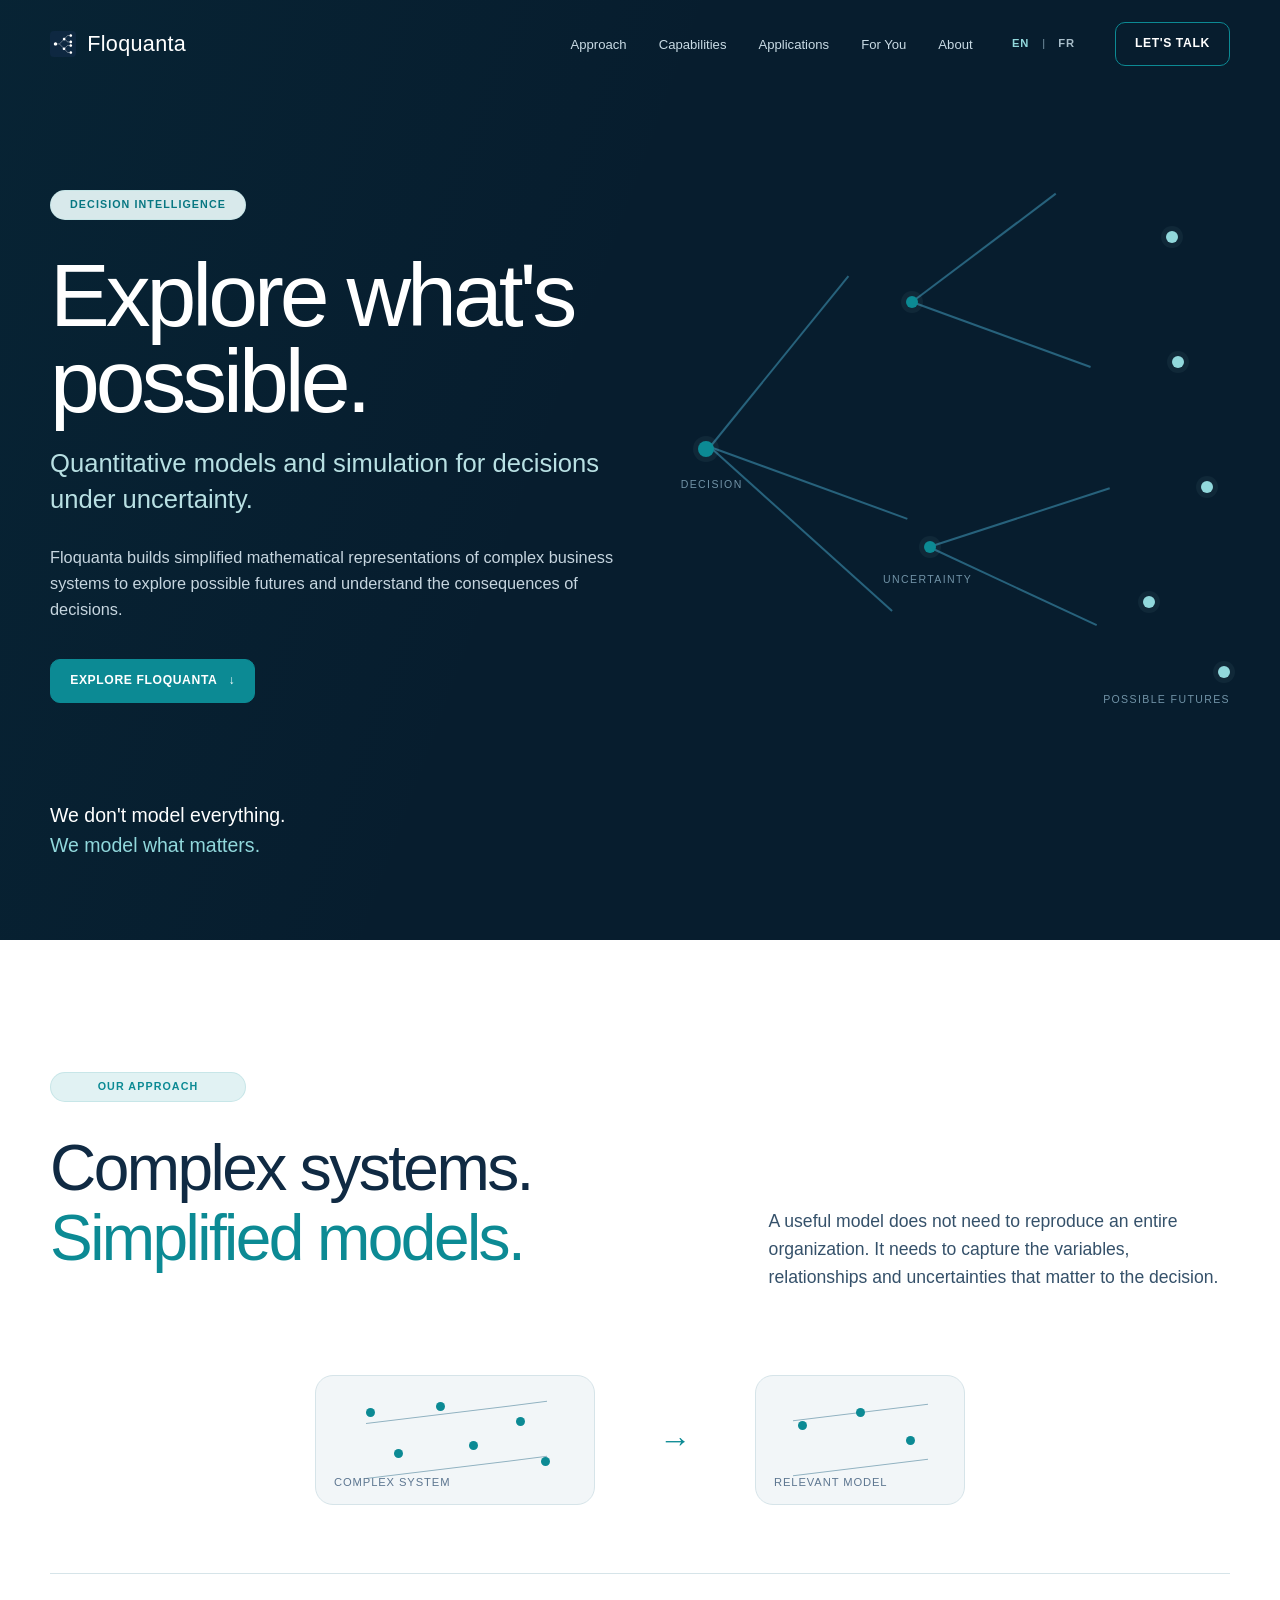
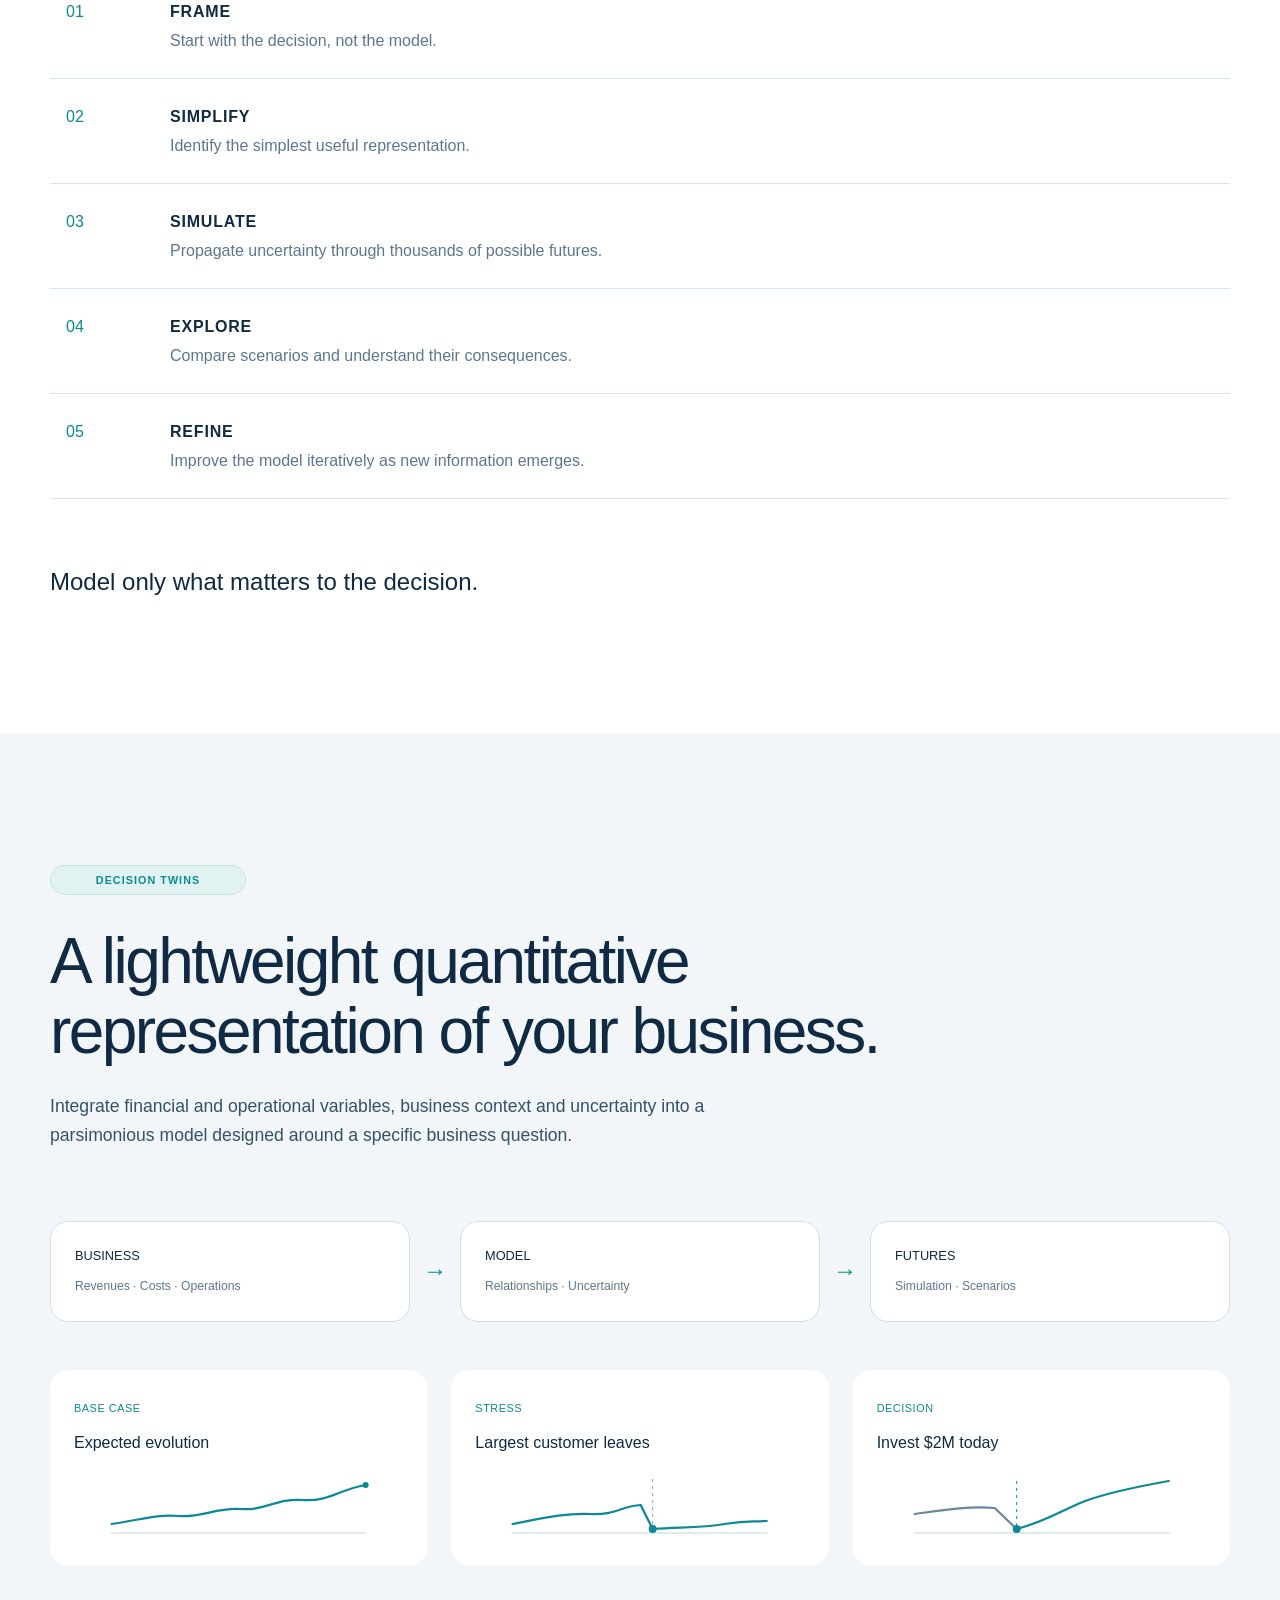
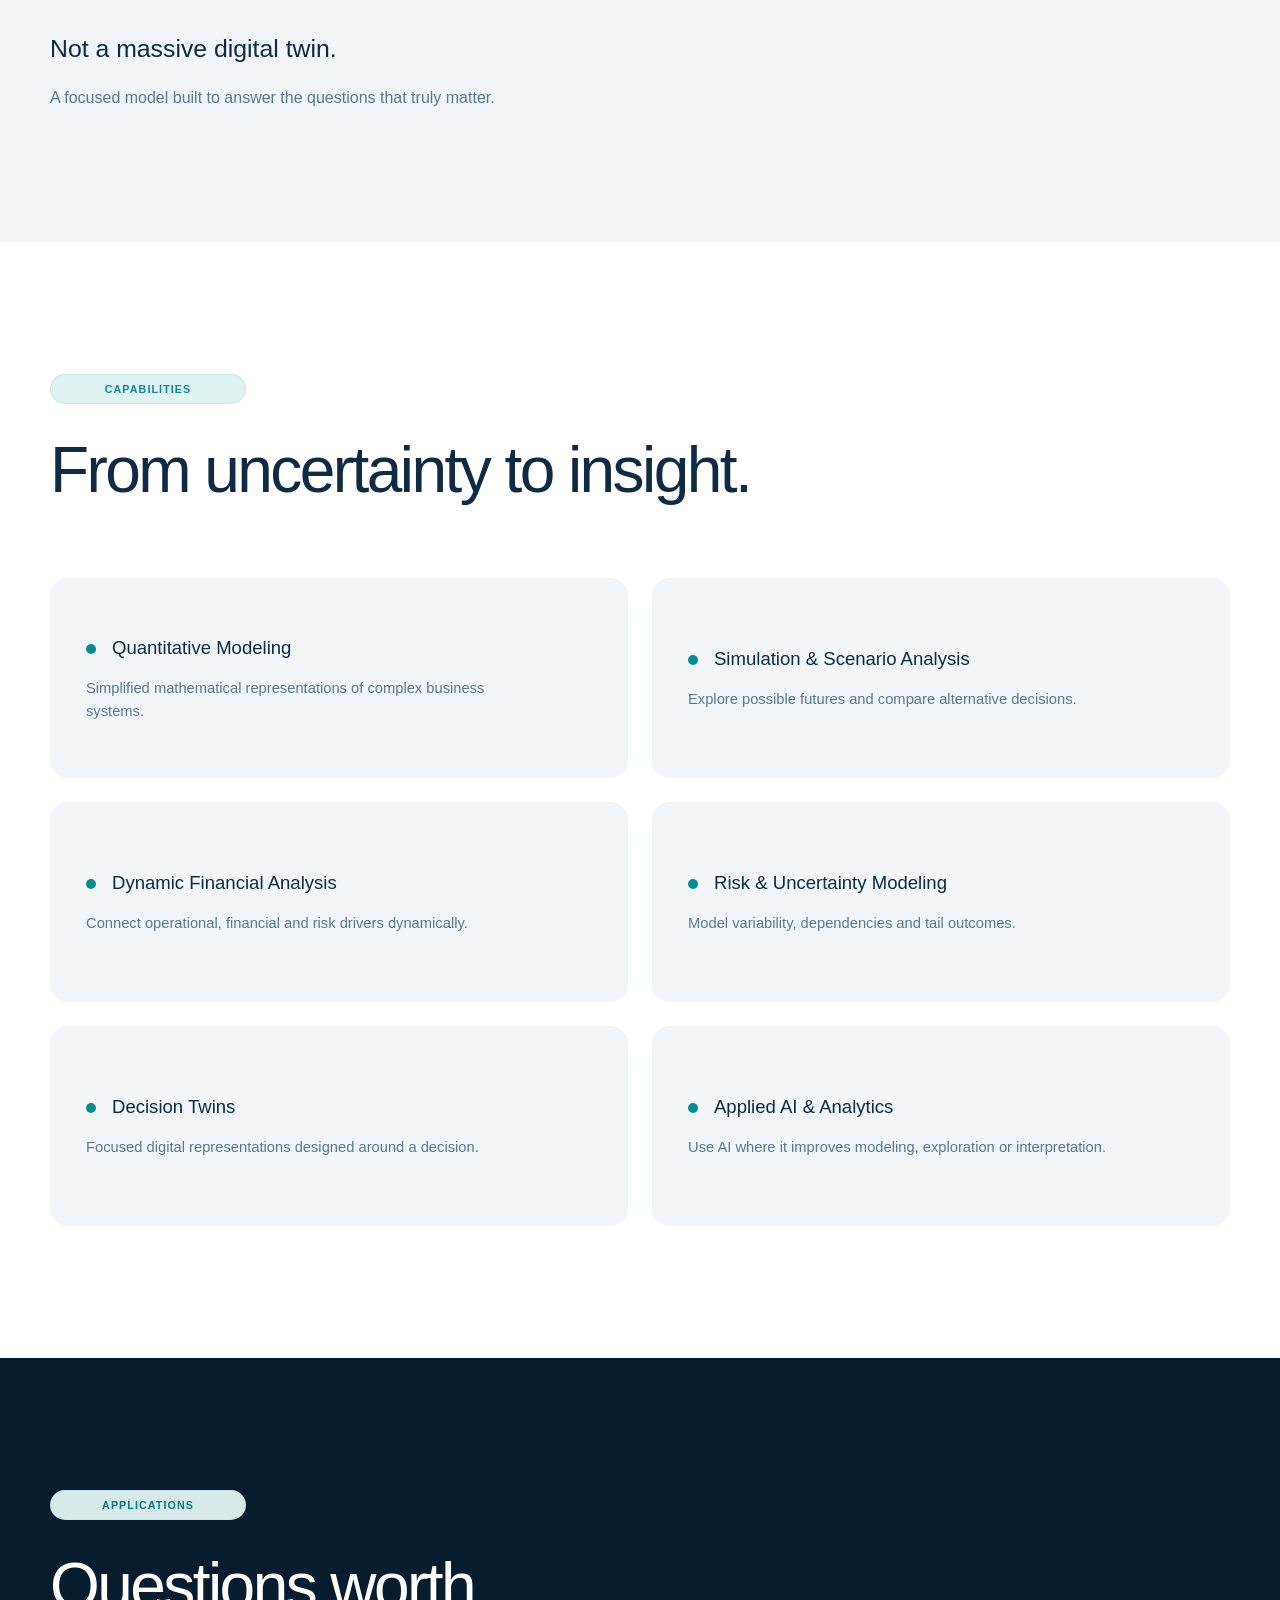
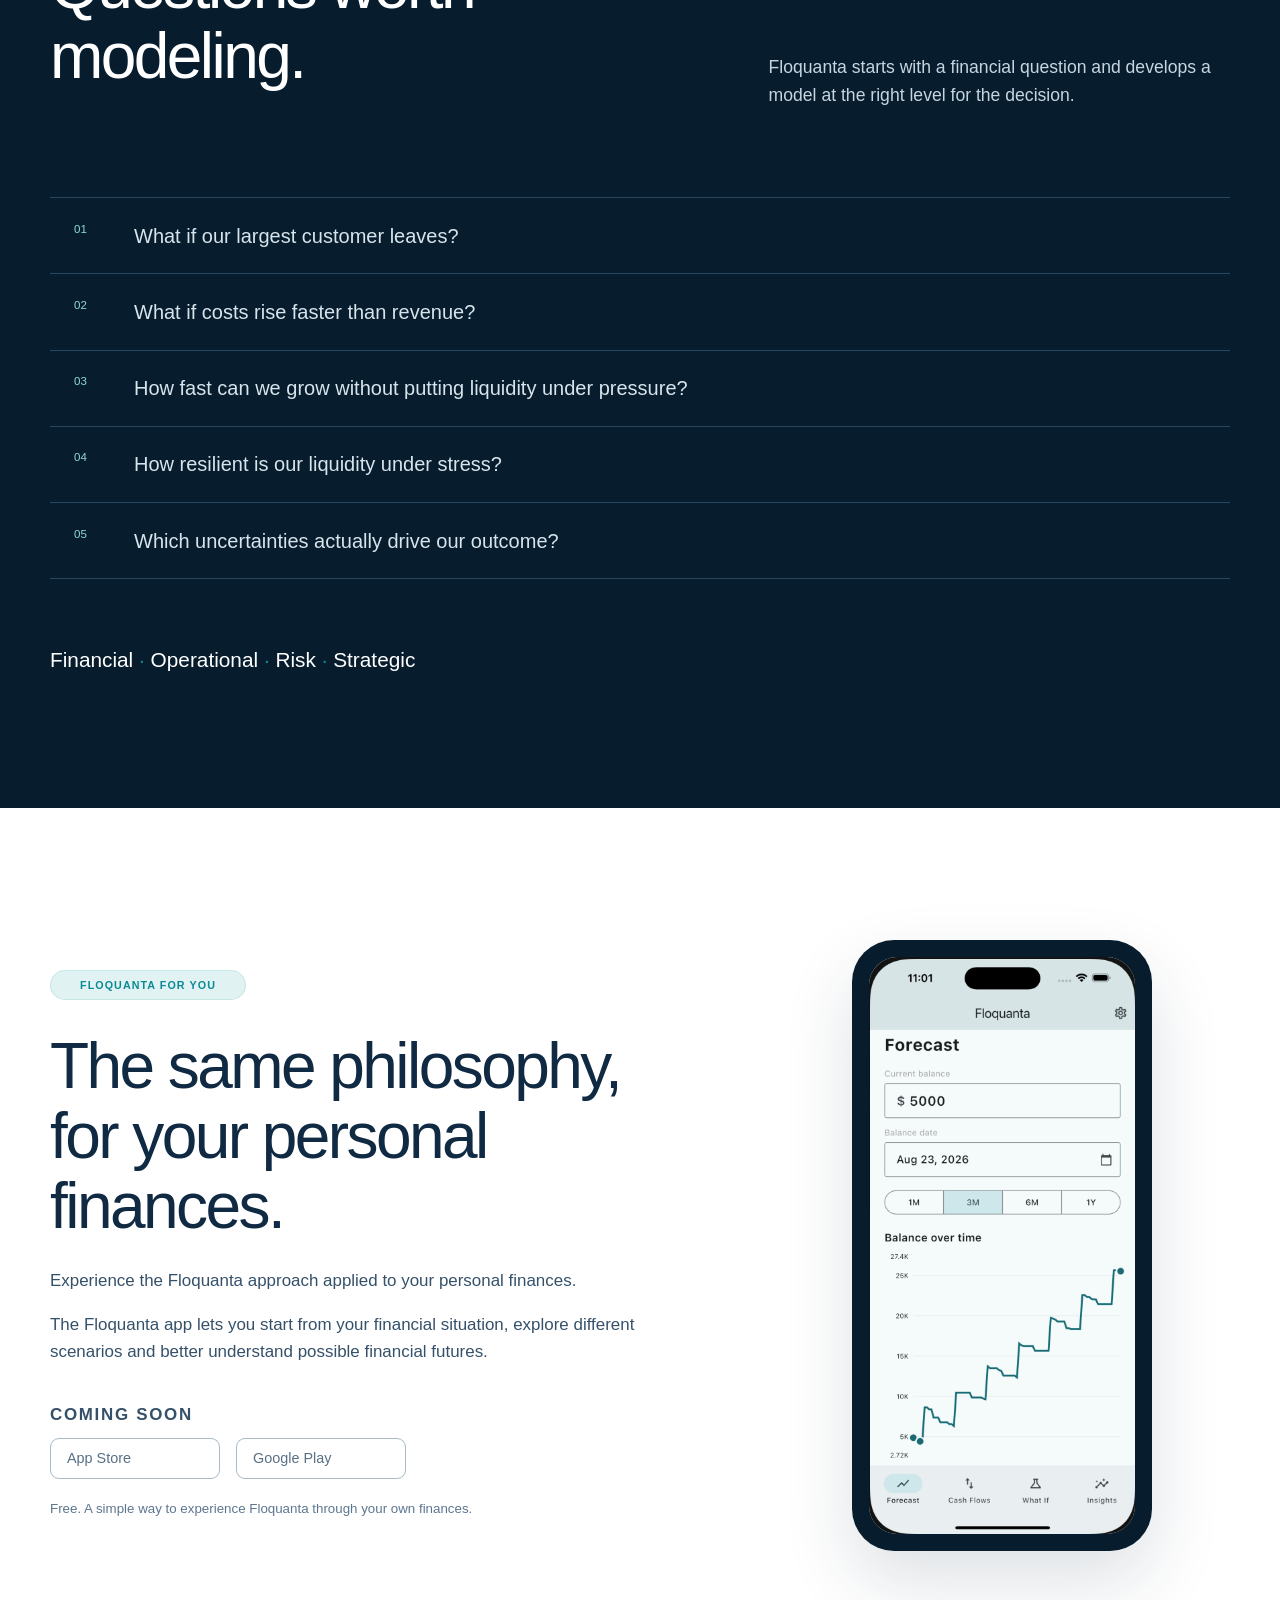
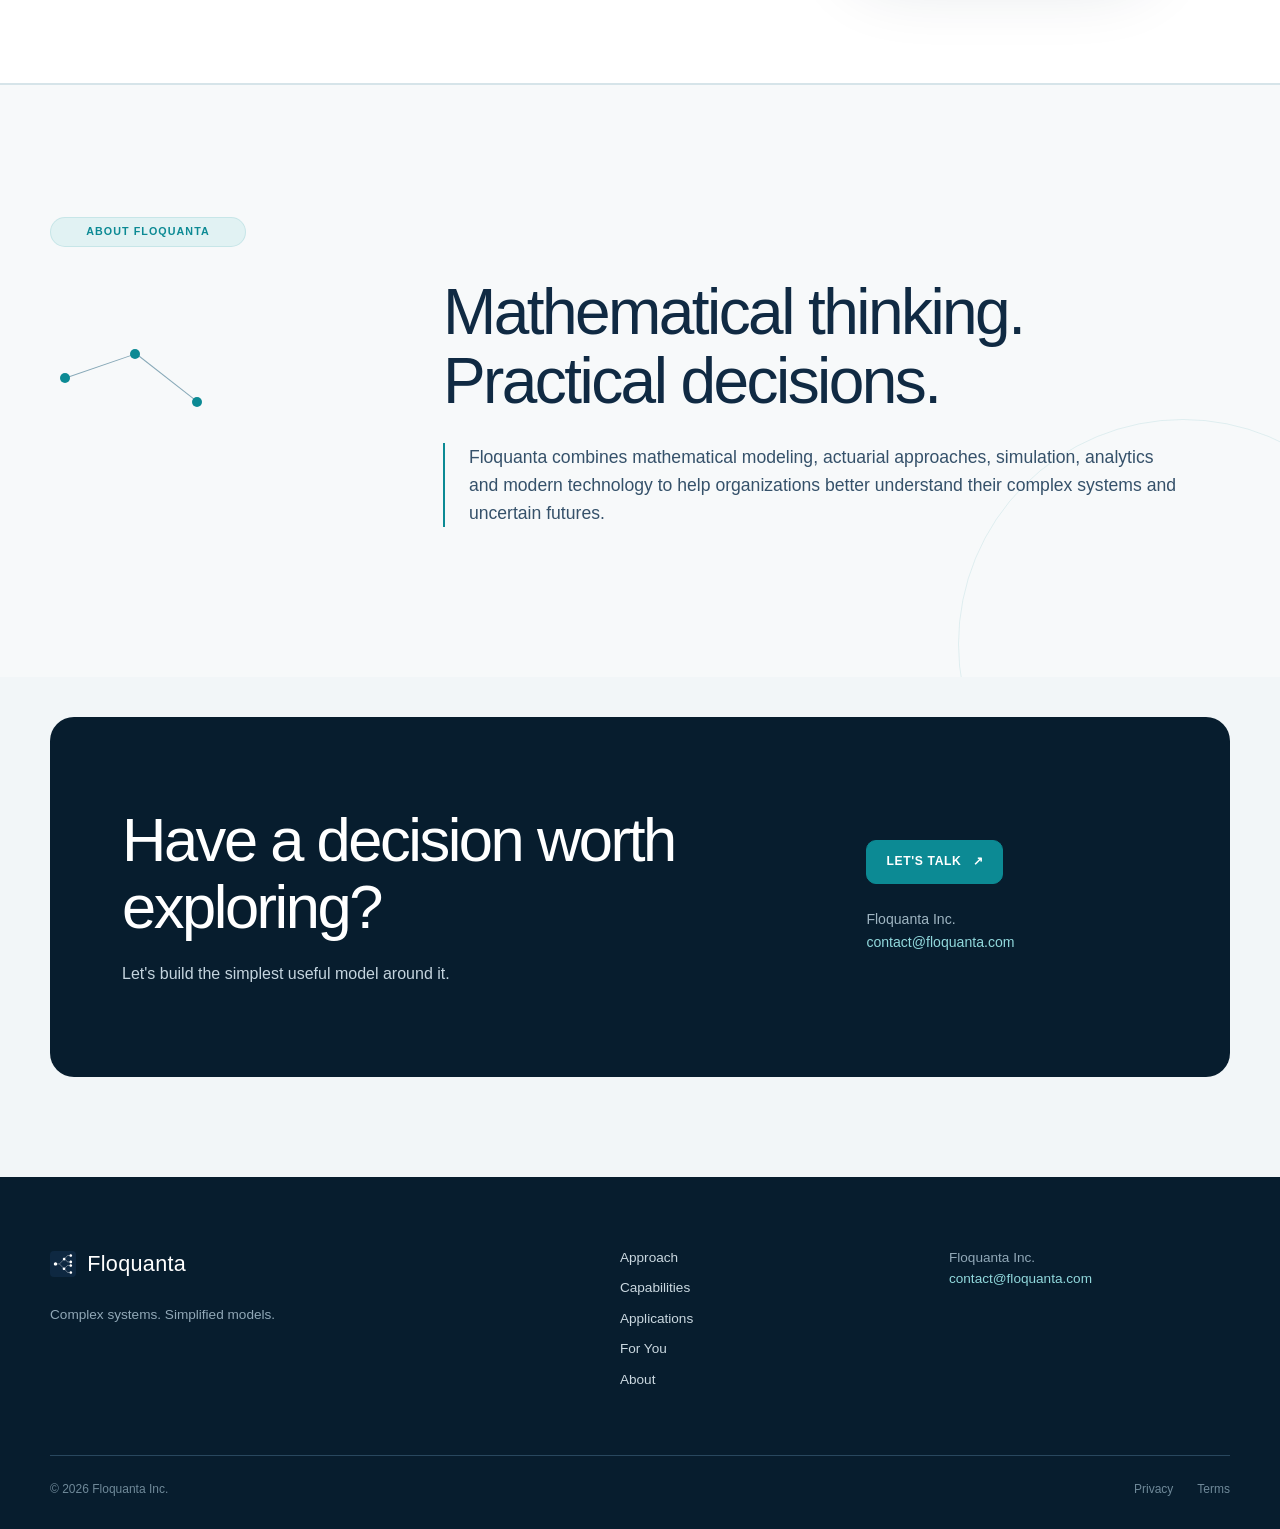
<file: index.html>
<!doctype html>
<html lang="en">
<head>
  <meta charset="utf-8">
  <meta name="viewport" content="width=device-width, initial-scale=1">
  <meta name="description" content="Floquanta builds simplified quantitative models and simulations for decisions under uncertainty.">
  <meta name="theme-color" content="#071d2e">
  <title>Floquanta — Explore what's possible</title>
  <link rel="icon" type="image/png" href="brand/floquanta_icon_1024.png">
  <link rel="stylesheet" href="css/styles.css?v=20260903">
  <link rel="stylesheet" href="css/brand.css">
  <link rel="stylesheet" href="css/refinements.css?v=20260903">
  <script src="js/i18n.js?v=20260904-2" defer></script>
  <script src="js/main.js" defer></script>
</head>
<body>
  <a class="skip-link" href="#main" data-i18n="a11y.skip">Skip to main content</a>
  <header class="site-header" data-header>
    <div class="nav-shell">
      <a class="wordmark" href="#top" data-i18n-aria-label="a11y.home" aria-label="Floquanta home"><img src="brand/floquanta_tree_001.svg" alt="" width="26" height="26">Floquanta</a>
      <button class="menu-button" type="button" aria-expanded="false" aria-controls="mobile-nav"><span data-i18n="nav.menu">Menu</span><i aria-hidden="true"></i></button>
      <nav id="site-nav" class="site-nav" aria-label="Primary navigation">
        <a href="#approach" data-i18n="nav.approach">Approach</a><a href="#capabilities" data-i18n="nav.capabilities">Capabilities</a><a href="#applications" data-i18n="nav.applications">Applications</a><a href="#personal" data-i18n="nav.forYou">For You</a><a href="#about" data-i18n="nav.about">About</a>
        <div class="language-switcher" role="group" aria-label="Language"><button type="button" data-lang="en" aria-pressed="true">EN</button><span aria-hidden="true">|</span><button type="button" data-lang="fr" aria-pressed="false">FR</button></div>
        <a class="button button-outline nav-cta" data-mailto data-i18n="nav.talk" href="mailto:contact@floquanta.com?subject=Floquanta%20%E2%80%94%20Decision%20worth%20exploring" aria-label="Email Floquanta about a decision worth exploring">Let's Talk</a>
      </nav>
    </div>
  </header>

  <nav id="mobile-nav" class="mobile-overlay" aria-label="Mobile navigation">
    <a href="#approach" data-i18n="nav.approach">Approach</a><a href="#capabilities" data-i18n="nav.capabilities">Capabilities</a><a href="#applications" data-i18n="nav.applications">Applications</a><a href="#personal" data-i18n="nav.forYou">For You</a><a href="#about" data-i18n="nav.about">About</a>
    <div class="language-switcher language-switcher--mobile" role="group" aria-label="Language"><button type="button" data-lang="en" aria-pressed="true">EN</button><span aria-hidden="true">|</span><button type="button" data-lang="fr" aria-pressed="false">FR</button></div>
    <a class="button button-outline nav-cta" data-mailto data-i18n="nav.talk" href="mailto:contact@floquanta.com?subject=Floquanta%20%E2%80%94%20Decision%20worth%20exploring" aria-label="Email Floquanta about a decision worth exploring">Let's Talk</a>
  </nav>

  <div class="page-shell" data-page-shell>
  <main id="main">
    <section class="hero dark" id="top">
      <div class="hero-grid container">
        <div class="hero-copy">
          <p class="eyebrow eyebrow-dark" data-i18n="hero.label">Decision intelligence</p>
          <h1 data-i18n-html="hero.title">Explore what's<br>possible.</h1>
          <p class="hero-subhead" data-i18n="hero.subhead">Quantitative models and simulation for decisions under uncertainty.</p>
          <p class="hero-intro" data-i18n="hero.intro">Floquanta builds simplified mathematical representations of complex business systems to explore possible futures and understand the consequences of decisions.</p>
          <a class="button button-fill" href="#approach"><span data-i18n="hero.cta">Explore Floquanta</span> <span aria-hidden="true">↓</span></a>
        </div>
        <div class="future-map" aria-hidden="true">
          <span class="map-label map-label-1" data-i18n="diagram.decision">Decision</span><span class="map-label map-label-2" data-i18n="diagram.uncertainty">Uncertainty</span><span class="map-label map-label-3" data-i18n="diagram.futures">Possible futures</span>
          <i class="path p1"></i><i class="path p2"></i><i class="path p3"></i><i class="path p4"></i><i class="path p5"></i><i class="path p6"></i><i class="path p7"></i>
          <b class="node n1"></b><b class="node n2"></b><b class="node n3"></b><b class="node n4"></b><b class="node n5"></b><b class="node n6"></b><b class="node n7"></b><b class="node n8"></b>
        </div>
        <p class="manifesto" data-i18n-html="hero.manifesto">We don't model everything.<br><strong>We model what matters.</strong></p>
      </div>
    </section>

    <section class="section approach" id="approach">
      <div class="container">
        <p class="eyebrow" data-i18n="approach.label">Our Approach</p>
        <div class="section-heading split-heading"><h2 data-i18n-html="approach.title">Complex systems.<br><em>Simplified models.</em></h2><p data-i18n="approach.copy">A useful model does not need to reproduce an entire organization. It needs to capture the variables, relationships and uncertainties that matter to the decision.</p></div>
        <div class="simplify-graphic" aria-hidden="true">
          <div class="system-cloud"><i></i><i></i><i></i><i></i><i></i><i></i><span data-i18n="approach.complexSystem">Complex system</span></div>
          <span class="graphic-arrow">→</span>
          <div class="system-model"><i></i><i></i><i></i><span data-i18n="approach.relevantModel">Relevant model</span></div>
        </div>
        <ol class="stages">
          <li><span>01</span><div><h3 data-i18n="approach.frame">Frame</h3><p data-i18n="approach.frameCopy">Start with the decision, not the model.</p></div></li>
          <li><span>02</span><div><h3 data-i18n="approach.simplify">Simplify</h3><p data-i18n="approach.simplifyCopy">Identify the simplest useful representation.</p></div></li>
          <li><span>03</span><div><h3 data-i18n="approach.simulate">Simulate</h3><p data-i18n="approach.simulateCopy">Propagate uncertainty through thousands of possible futures.</p></div></li>
          <li><span>04</span><div><h3 data-i18n="approach.explore">Explore</h3><p data-i18n="approach.exploreCopy">Compare scenarios and understand their consequences.</p></div></li>
          <li><span>05</span><div><h3 data-i18n="approach.refine">Refine</h3><p data-i18n="approach.refineCopy">Improve the model iteratively as new information emerges.</p></div></li>
        </ol>
        <p class="closing-line" data-i18n="approach.closing">Model only what matters to the decision.</p>
      </div>
    </section>

    <section class="section decision-twins" id="decision-twins">
      <div class="container">
        <p class="eyebrow" data-i18n="twins.label">Decision Twins</p>
        <div class="section-heading"><h2 data-i18n-html="twins.title">A lightweight quantitative<br>representation of your business.</h2><p data-i18n="twins.copy">Integrate financial and operational variables, business context and uncertainty into a parsimonious model designed around a specific business question.</p></div>
        <div class="flow" data-i18n-aria-label="a11y.flow" aria-label="A business is represented by a focused model, which produces simulated futures">
          <article><span data-i18n="twins.business">Business</span><strong data-i18n="twins.businessItems">Revenues · Costs · Operations</strong></article><i aria-hidden="true">→</i>
          <article><span data-i18n="twins.model">Model</span><strong data-i18n="twins.modelItems">Relationships · Uncertainty</strong></article><i aria-hidden="true">→</i>
          <article><span data-i18n="twins.futures">Futures</span><strong data-i18n="twins.futureItems">Simulation · Scenarios</strong></article>
        </div>
        <div class="scenario-grid">
          <article class="scenario"><small data-i18n="twins.base">Base case</small><h3 data-i18n="twins.baseCopy">Expected evolution</h3><svg class="scenario-chart" viewBox="0 0 260 70" aria-hidden="true"><path class="chart-guide" d="M2 62H258"/><path class="chart-line" d="M3 53 C32 49 47 43 70 45 S108 36 132 38 S168 27 194 29 S229 19 257 14"/><circle class="chart-end" cx="257" cy="14" r="3"/></svg></article>
          <article class="scenario"><small data-i18n="twins.stress">Stress</small><h3 data-i18n="twins.stressCopy">Largest customer leaves</h3><svg class="scenario-chart" viewBox="0 0 260 70" aria-hidden="true"><path class="chart-guide" d="M2 62H258"/><path class="chart-line" d="M3 53 C34 47 55 42 81 43 S112 35 131 34 L143 58 C172 56 192 57 215 53 S241 51 257 50"/><path class="event-line" d="M143 8V64"/><circle class="event-point" cx="143" cy="58" r="4"/></svg></article>
          <article class="scenario"><small data-i18n="twins.decision">Decision</small><h3 data-i18n="twins.decisionCopy">Invest $2M today</h3><svg class="scenario-chart" viewBox="0 0 260 70" aria-hidden="true"><path class="chart-guide" d="M2 62H258"/><path class="chart-line chart-before" d="M3 43 C32 39 57 35 83 37 L105 58"/><path class="chart-line chart-after" d="M105 58 C133 51 151 39 171 31 S218 17 257 10"/><path class="decision-line" d="M105 10V64"/><circle class="event-point" cx="105" cy="58" r="4"/></svg></article>
        </div>
        <aside class="twin-note"><strong data-i18n="twins.note">Not a massive digital twin.</strong><span data-i18n="twins.noteCopy">A focused model built to answer the question that matters now.</span></aside>
      </div>
    </section>

    <section class="section" id="capabilities">
      <div class="container">
        <p class="eyebrow" data-i18n="cap.label">Capabilities</p>
        <div class="section-heading"><h2 data-i18n="cap.title">From uncertainty to insight.</h2></div>
        <div class="capability-grid">
          <article><h3 data-i18n="cap.quant">Quantitative Modeling</h3><p data-i18n="cap.quantCopy">Simplified mathematical representations of complex business systems.</p></article>
          <article><h3 data-i18n="cap.sim">Simulation &amp; Scenario Analysis</h3><p data-i18n="cap.simCopy">Explore possible futures and compare alternative decisions.</p></article>
          <article><h3 data-i18n="cap.dfa">Dynamic Financial Analysis</h3><p data-i18n="cap.dfaCopy">Connect operational, financial and risk drivers dynamically.</p></article>
          <article><h3 data-i18n="cap.risk">Risk &amp; Uncertainty Modeling</h3><p data-i18n="cap.riskCopy">Model variability, dependencies and tail outcomes.</p></article>
          <article><h3 data-i18n="cap.twins">Decision Twins</h3><p data-i18n="cap.twinsCopy">Focused digital representations designed around a decision.</p></article>
          <article><h3 data-i18n="cap.ai">Applied AI &amp; Analytics</h3><p data-i18n="cap.aiCopy">Use AI where it improves modeling, exploration or interpretation.</p></article>
        </div>
      </div>
    </section>

    <section class="section dark applications" id="applications">
      <div class="container">
        <p class="eyebrow eyebrow-dark">Applications</p>
        <div class="section-heading split-heading"><h2 data-i18n="apps.title">Questions worth modeling.</h2><p data-i18n="apps.copy">Floquanta starts with a financial question and develops a model at the right level for the decision.</p></div>
        <div class="questions">
          <p><span>01</span><span class="question-copy" data-i18n="apps.q1">What if our largest customer leaves?</span></p><p><span>02</span><span class="question-copy" data-i18n="apps.q2">What if costs rise faster than revenue?</span></p><p><span>03</span><span class="question-copy" data-i18n="apps.q3">How fast can we grow without putting liquidity under pressure?</span></p><p><span>04</span><span class="question-copy" data-i18n="apps.q4">How resilient is our liquidity under stress?</span></p><p><span>05</span><span class="question-copy" data-i18n="apps.q5">Which uncertainties actually drive our outcome?</span></p>
        </div>
        <p class="application-types" data-i18n-html="apps.types">Financial <i>·</i> Operational <i>·</i> Risk <i>·</i> Strategic</p>
      </div>
    </section>

    <section class="section personal" id="personal">
      <div class="container personal-grid">
        <div class="personal-copy"><p class="eyebrow" data-i18n="personal.label">Floquanta For You</p><h2 data-i18n="personal.title">The same philosophy, for your personal finances.</h2><p data-i18n="personal.copy">Experience the Floquanta approach applied to your personal finances.</p><p data-i18n="personal.copy2">The Floquanta app lets you start from your financial situation, explore different scenarios and better understand possible financial futures.</p><p class="store-availability" data-i18n="personal.soon">Coming soon</p><div class="store-row" data-i18n-aria-label="a11y.stores" aria-label="App stores"><span class="store-button" aria-disabled="true">App Store</span><span class="store-button" aria-disabled="true">Google Play</span></div><small class="separate-note" data-i18n="personal.note">Free. A simple way to experience Floquanta through your own finances.</small></div>
        <div class="phone"><div class="phone-screen"><img class="personal-screenshot" src="brand/Floquanta_app_screenshot.png" data-i18n-alt="personal.imageAlt" alt="Floquanta app forecast screen showing a balance trajectory over time" width="511" height="1019"></div></div>
      </div>
    </section>

    <section class="section about" id="about">
      <div class="container about-grid"><div class="about-aside"><p class="eyebrow" data-i18n="about.label">About Floquanta</p><div class="about-motif" aria-hidden="true"><i></i><i></i><i></i><span></span><span></span></div></div><div><h2 data-i18n-html="about.title">Mathematical thinking.<br>Practical decisions.</h2><p data-i18n="about.copy">Floquanta combines mathematical modeling, actuarial thinking, simulation, analytics and modern technology to help organizations make sense of complex systems and uncertain futures.</p></div></div>
    </section>

    <section class="contact" id="contact">
      <div class="container contact-card contact-card--simple"><div><h2 data-i18n="contact.title">Have a decision worth exploring?</h2><p data-i18n="contact.copy">Let's build the simplest useful model around it.</p></div><div class="contact-action"><a class="button button-fill" data-mailto href="mailto:contact@floquanta.com?subject=Floquanta%20%E2%80%94%20Decision%20worth%20exploring" aria-label="Email Floquanta about a decision worth exploring"><span data-i18n="nav.talk">Let's Talk</span> <span aria-hidden="true">↗</span></a><address>Floquanta Inc.<br><a data-mailto href="mailto:contact@floquanta.com?subject=Floquanta%20%E2%80%94%20Decision%20worth%20exploring" aria-label="Email contact at Floquanta about a decision worth exploring">contact@floquanta.com</a></address></div></div>
    </section>
  </main>

  <footer class="site-footer dark"><div class="container footer-grid"><div><a class="wordmark" href="#top"><img src="brand/floquanta_tree_001.svg" alt="" width="26" height="26">Floquanta</a><p data-i18n="footer.tagline">Complex systems. Simplified models.</p></div><nav data-i18n-aria-label="a11y.footerNav" aria-label="Footer navigation"><a href="#approach" data-i18n="nav.approach">Approach</a><a href="#capabilities" data-i18n="nav.capabilities">Capabilities</a><a href="#applications" data-i18n="nav.applications">Applications</a><a href="#personal" data-i18n="nav.forYou">For You</a><a href="#about" data-i18n="nav.about">About</a></nav><div class="footer-contact">Floquanta Inc.<br><a data-mailto href="mailto:contact@floquanta.com?subject=Floquanta%20%E2%80%94%20Decision%20worth%20exploring" aria-label="Email contact at Floquanta about a decision worth exploring">contact@floquanta.com</a></div></div><div class="container footer-bottom"><span>© <span data-year></span> Floquanta Inc.</span><span><a href="legal/privacy.html" data-i18n="footer.privacy">Privacy</a><a href="legal/terms.html" data-i18n="footer.terms">Terms</a></span></div></footer>
  </div>
</body>
</html>
</file>
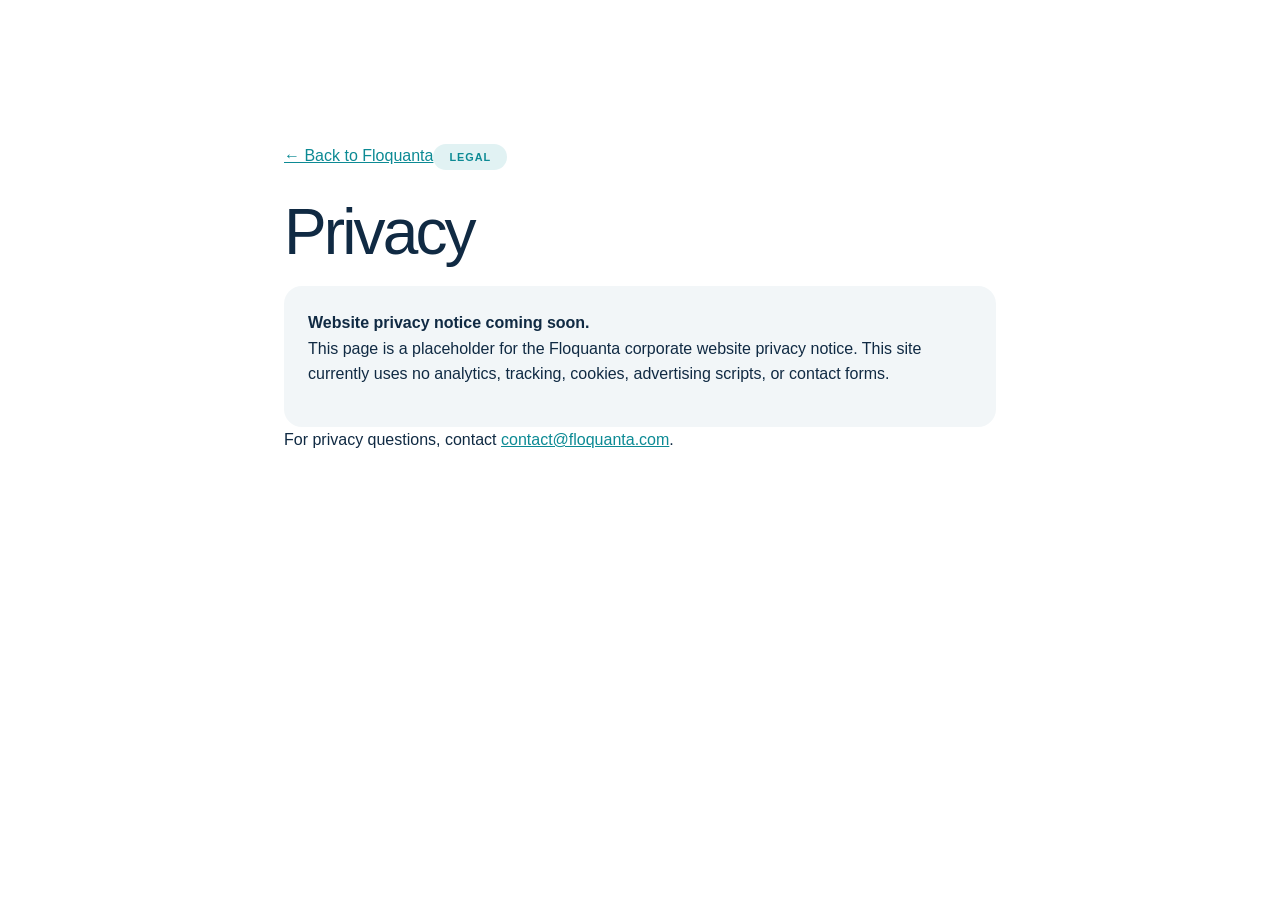
<file: legal/privacy.html>
<!doctype html><html lang="en"><head><meta charset="utf-8"><meta name="viewport" content="width=device-width, initial-scale=1"><title>Privacy — Floquanta</title><link rel="stylesheet" href="../css/styles.css"><style>.legal{max-width:760px;margin:auto;padding:80px 24px 120px}.legal h1{color:var(--navy);font-size:clamp(2.5rem,7vw,4rem)}.legal a{color:var(--teal);text-decoration:underline}.legal-note{padding:1.5rem;background:var(--surface);border-radius:var(--radius)}</style></head><body><main class="legal"><a href="../index.html">← Back to Floquanta</a><p class="eyebrow" style="margin-top:4rem">Legal</p><h1>Privacy</h1><div class="legal-note"><strong>Website privacy notice coming soon.</strong><p>This page is a placeholder for the Floquanta corporate website privacy notice. This site currently uses no analytics, tracking, cookies, advertising scripts, or contact forms.</p></div><p>For privacy questions, contact <a href="mailto:contact@floquanta.com">contact@floquanta.com</a>.</p></main></body></html>
</file>
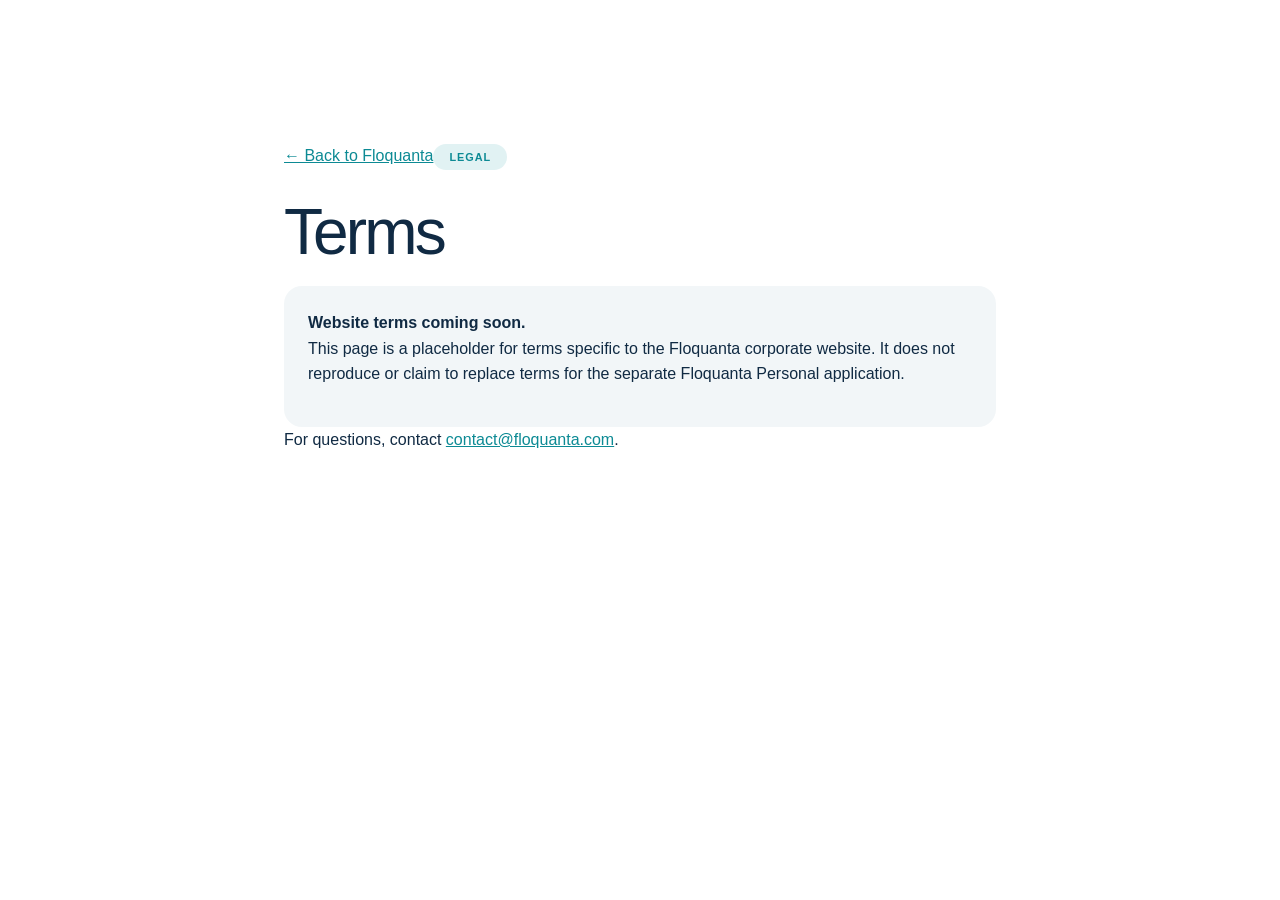
<file: legal/terms.html>
<!doctype html><html lang="en"><head><meta charset="utf-8"><meta name="viewport" content="width=device-width, initial-scale=1"><title>Terms — Floquanta</title><link rel="stylesheet" href="../css/styles.css"><style>.legal{max-width:760px;margin:auto;padding:80px 24px 120px}.legal h1{color:var(--navy);font-size:clamp(2.5rem,7vw,4rem)}.legal a{color:var(--teal);text-decoration:underline}.legal-note{padding:1.5rem;background:var(--surface);border-radius:var(--radius)}</style></head><body><main class="legal"><a href="../index.html">← Back to Floquanta</a><p class="eyebrow" style="margin-top:4rem">Legal</p><h1>Terms</h1><div class="legal-note"><strong>Website terms coming soon.</strong><p>This page is a placeholder for terms specific to the Floquanta corporate website. It does not reproduce or claim to replace terms for the separate Floquanta Personal application.</p></div><p>For questions, contact <a href="mailto:contact@floquanta.com">contact@floquanta.com</a>.</p></main></body></html>
</file>
<file: css/styles.css>
:root{--navy:#102a43;--deep:#071d2e;--teal:#0c8a94;--aqua:#91d8dc;--pale:#e1f2f3;--surface:#f2f6f8;--line:#d6e4e9;--muted:#5d7690;--white:#fff;--max:1180px;--radius:18px}*{box-sizing:border-box}html{scroll-behavior:smooth}body{margin:0;color:var(--navy);background:#fff;font-family:Inter,ui-sans-serif,-apple-system,BlinkMacSystemFont,"Segoe UI",sans-serif;font-size:16px;line-height:1.6;-webkit-font-smoothing:antialiased}body.menu-open{overflow:hidden}a{color:inherit;text-decoration:none}button{font:inherit}.skip-link{position:fixed;z-index:1000;left:1rem;top:1rem;transform:translateY(-180%);padding:.65rem 1rem;background:#fff;color:var(--deep);border-radius:6px}.skip-link:focus{transform:none}.container{width:min(calc(100% - 48px),var(--max));margin-inline:auto}.site-header{position:absolute;z-index:100;width:100%;color:#fff;transition:background .25s,border-color .25s}.site-header.is-sticky{position:fixed;background:rgba(7,29,46,.94);border-bottom:1px solid rgba(255,255,255,.1);backdrop-filter:blur(14px)}.nav-shell{width:min(calc(100% - 48px),var(--max));height:88px;margin:auto;display:flex;align-items:center;justify-content:space-between}.wordmark{display:inline-flex;align-items:center;gap:.7rem;font-size:1.35rem;letter-spacing:.015em;font-weight:540}.wordmark-mark{width:18px;height:18px;display:inline-block;border:2px solid var(--aqua);border-radius:50%;position:relative}.wordmark-mark:after{content:"";position:absolute;width:6px;height:6px;background:var(--teal);border-radius:50%;right:-4px;top:4px}.site-nav{display:flex;align-items:center;gap:2rem;font-size:.82rem}.site-nav>a:not(.button){color:#c9dbe5;transition:color .2s}.site-nav>a:hover{color:#fff}.button{min-height:44px;display:inline-flex;align-items:center;justify-content:center;gap:.7rem;padding:.65rem 1.2rem;border:1px solid var(--teal);border-radius:10px;text-transform:uppercase;font-size:.76rem;letter-spacing:.05em;font-weight:650;transition:transform .2s,background .2s,color .2s}.button:hover{transform:translateY(-2px)}.button:focus-visible,a:focus-visible,button:focus-visible{outline:3px solid var(--aqua);outline-offset:4px}.button-fill{background:var(--teal);color:#fff}.button-fill:hover{background:#0a7580}.button-outline{color:#fff}.menu-button{display:none;background:none;border:0;color:#fff}.dark{color:#fff;background:var(--deep)}.hero{min-height:940px;position:relative;overflow:hidden}.hero:after{content:"";position:absolute;inset:0;background:linear-gradient(110deg,rgba(12,138,148,.06),transparent 45%);pointer-events:none}.hero-grid{position:relative;z-index:1;min-height:940px;padding-top:190px;display:grid;grid-template-columns:1.02fr .98fr;grid-template-rows:auto 1fr}.hero-copy{max-width:670px}.eyebrow{display:inline-flex;margin:0 0 2rem;padding:.35rem 1rem;border-radius:99px;background:var(--pale);color:var(--teal);font-size:.68rem;line-height:1.4;text-transform:uppercase;letter-spacing:.09em;font-weight:700}.eyebrow-dark{background:rgba(225,242,243,.96)}h1,h2,h3,p{margin-top:0}h1{margin-bottom:1.4rem;color:#fff;font-size:clamp(3.8rem,7vw,6.8rem);font-weight:430;line-height:.96;letter-spacing:-.045em}.hero-subhead{max-width:570px;margin-bottom:1.6rem;color:#b8e0e3;font-size:clamp(1.25rem,2vw,1.6rem);line-height:1.4}.hero-intro{max-width:590px;margin-bottom:2.3rem;color:#c6d5df;font-size:1.02rem}.manifesto{align-self:end;margin:0 0 5rem;font-size:1.22rem;line-height:1.5}.manifesto strong{color:var(--aqua);font-weight:500}.future-map{position:relative;align-self:center;height:500px;margin-top:-10px}.node{position:absolute;width:12px;height:12px;border-radius:50%;background:var(--aqua);box-shadow:0 0 0 5px rgba(145,216,220,.06)}.node.n1{left:8%;top:50%;background:var(--teal);width:16px;height:16px}.node.n2{left:44%;top:21%;background:var(--teal)}.node.n3{left:47%;top:70%;background:var(--teal)}.node.n4{right:9%;top:8%}.node.n5{right:8%;top:33%}.node.n6{right:3%;top:58%}.node.n7{right:13%;top:81%}.node.n8{right:0;top:95%}.path{position:absolute;height:2px;background:#27627c;transform-origin:left center}.p1{width:220px;left:10%;top:51%;transform:rotate(-51deg)}.p2{width:210px;left:10%;top:51%;transform:rotate(20deg)}.p3{width:245px;left:10%;top:51%;transform:rotate(42deg)}.p4{width:180px;left:45%;top:22%;transform:rotate(-37deg)}.p5{width:190px;left:45%;top:22%;transform:rotate(20deg)}.p6{width:190px;left:48%;top:71%;transform:rotate(-18deg)}.p7{width:185px;left:48%;top:71%;transform:rotate(25deg)}.map-label{position:absolute;color:#7193a7;font-size:.66rem;text-transform:uppercase;letter-spacing:.13em}.map-label-1{left:5%;top:57%}.map-label-2{left:40%;top:76%}.map-label-3{right:0;top:100%}.section{padding:132px 0}.section-heading{margin-bottom:4.5rem}.section-heading h2,.personal h2,.about h2,.contact h2{margin-bottom:1.6rem;font-size:clamp(2.6rem,5vw,4.55rem);font-weight:430;line-height:1.09;letter-spacing:-.04em}.section-heading h2 em{color:var(--teal);font-style:normal}.section-heading>p{max-width:680px;color:#35516a;font-size:1.1rem}.split-heading{display:grid;grid-template-columns:1.15fr .85fr;gap:8%;align-items:end}.split-heading>p{margin-bottom:.5rem}.simplify-graphic{height:170px;margin:-1rem 0 3rem;display:flex;align-items:center;justify-content:center;gap:4rem}.system-cloud,.system-model{position:relative;width:280px;height:130px;border:1px solid var(--line);border-radius:var(--radius);background:var(--surface)}.system-cloud span,.system-model span{position:absolute;bottom:12px;left:18px;color:var(--muted);font-size:.7rem;text-transform:uppercase;letter-spacing:.08em}.system-cloud i,.system-model i{position:absolute;width:9px;height:9px;border-radius:50%;background:var(--teal)}.system-cloud i:nth-child(1){left:18%;top:25%}.system-cloud i:nth-child(2){left:43%;top:20%}.system-cloud i:nth-child(3){left:72%;top:32%}.system-cloud i:nth-child(4){left:28%;top:57%}.system-cloud i:nth-child(5){left:55%;top:51%}.system-cloud i:nth-child(6){left:81%;top:63%}.system-model{width:210px}.system-model i:nth-child(1){left:20%;top:35%}.system-model i:nth-child(2){left:48%;top:25%}.system-model i:nth-child(3){left:72%;top:47%}.system-cloud:before,.system-model:before{content:"";position:absolute;left:18%;top:28%;width:65%;height:42%;border-top:1px solid #91b2c1;border-bottom:1px solid #91b2c1;transform:skewY(-7deg)}.graphic-arrow{color:var(--teal);font-size:2rem}.stages{padding:0;margin:0;list-style:none;border-top:1px solid var(--line)}.stages li{display:grid;grid-template-columns:80px 1fr;gap:1.5rem;padding:1.55rem 1rem;border-bottom:1px solid var(--line);transition:background .2s}.stages li:hover{background:var(--surface)}.stages li>span{color:var(--teal);font-variant-numeric:tabular-nums}.stages h3{margin:0 0 .2rem;font-size:1rem;text-transform:uppercase;letter-spacing:.05em}.stages p{margin:0;color:var(--muted)}.closing-line{margin:4rem 0 0;font-size:1.5rem}.decision-twins{background:var(--surface)}.flow{display:grid;grid-template-columns:1fr 50px 1fr 50px 1fr;align-items:center;margin-bottom:3rem}.flow article{padding:1.5rem;border:1px solid #cfe0e7;background:#fff;border-radius:var(--radius)}.flow article span{display:block;margin-bottom:.35rem;text-transform:uppercase;font-size:.8rem}.flow article strong{color:var(--muted);font-size:.76rem;font-weight:500}.flow>i{color:var(--teal);font-style:normal;text-align:center;font-size:1.5rem}.scenario-grid{display:grid;grid-template-columns:repeat(3,1fr);gap:1.5rem}.scenario{padding:1.5rem;background:#fff;border-radius:var(--radius)}.scenario small{color:var(--teal);text-transform:uppercase;font-size:.68rem;letter-spacing:.05em}.scenario h3{margin:.6rem 0 1rem;font-size:1rem;font-weight:500}.mini-chart{height:48px;border-bottom:2px solid var(--line);position:relative;overflow:hidden}.mini-chart:after{content:"";position:absolute;inset:5px 4px;border-top:3px solid var(--teal);transform:skewY(-12deg)}.chart-b:after{transform:skewY(7deg)}.chart-c:after{transform:skewY(-17deg)}.twin-note{margin-top:4rem;display:flex;gap:1rem;flex-direction:column}.twin-note strong{font-size:1.55rem;font-weight:500}.twin-note span{color:var(--muted)}.capability-grid{display:grid;grid-template-columns:repeat(2,1fr);gap:1.5rem}.capability-grid article{min-height:210px;padding:2rem;background:var(--surface);border-radius:var(--radius);position:relative}.capability-grid article>span{position:absolute;right:1.5rem;top:1.3rem;color:#9bb1bf;font-size:.72rem}.capability-grid h3{font-size:1.16rem;font-weight:540}.capability-grid h3:before{content:"";display:inline-block;width:10px;height:10px;margin-right:1rem;background:var(--teal);border-radius:50%}.capability-grid p{max-width:450px;color:var(--muted);font-size:.92rem}.applications .section-heading p{color:#c6d5df}.questions{margin-top:5rem;border-top:1px solid #28475e}.questions p{margin:0;padding:1.35rem 1.5rem;display:grid;grid-template-columns:60px 1fr;border-bottom:1px solid #28475e;color:#d7e4eb;font-size:clamp(1rem,2vw,1.25rem)}.questions p span{color:var(--aqua);font-size:.72rem}.application-types{margin:4rem 0 0;font-size:1.3rem}.application-types i{color:var(--teal);font-style:normal}.personal-grid{display:grid;grid-template-columns:1.15fr .85fr;align-items:center;gap:9%}.personal-copy>p:not(.eyebrow){max-width:650px;color:#35516a;font-size:1.06rem}.store-row{display:flex;gap:1rem;margin:2.2rem 0 1rem}.store-button{min-width:170px;padding:.7rem 1rem;border:1px solid #a7bac5;border-radius:9px;color:#597085;font-size:.9rem;line-height:1.15}.store-button small{display:block;font-size:.62rem;text-transform:uppercase;letter-spacing:.04em}.separate-note{color:var(--muted)}.phone{justify-self:center;width:265px;padding:17px;background:var(--deep);border-radius:42px;box-shadow:0 30px 70px rgba(16,42,67,.14)}.phone-screen{min-height:480px;padding:2rem 1.25rem;background:#fff;border-radius:28px;position:relative;overflow:hidden}.phone-label{font-size:.74rem}.forecast-lines{height:180px;margin-top:2rem;border-bottom:1px solid var(--line);position:relative}.forecast-lines i{position:absolute;height:2px;background:var(--teal);transform-origin:left}.forecast-lines i:nth-child(1){width:65px;left:0;top:95px;transform:rotate(-14deg)}.forecast-lines i:nth-child(2){width:55px;left:62px;top:79px;transform:rotate(36deg)}.forecast-lines i:nth-child(3){width:70px;left:106px;top:111px;transform:rotate(-52deg)}.forecast-lines i:nth-child(4){width:70px;left:149px;top:55px;transform:rotate(-25deg)}.forecast-card{padding:1rem;margin-top:1.4rem;background:var(--surface);border-radius:12px}.forecast-card small,.forecast-card strong{display:block}.forecast-card strong{margin-top:.3rem;color:var(--muted);font-size:.66rem;font-weight:500}.range{position:absolute;bottom:1.5rem;left:1.25rem;right:1.25rem;display:flex;justify-content:space-between;color:#849aa9;font-size:.58rem}.about{background:var(--surface)}.about-grid{display:grid;grid-template-columns:.55fr 1.45fr;gap:8%}.about-grid>div>p{max-width:740px;color:#35516a;font-size:1.1rem}.contact{padding:40px 0 100px;background:var(--surface)}.contact-card{padding:4.5rem;color:#fff;background:var(--deep);border-radius:24px;display:grid;grid-template-columns:1.4fr .6fr;gap:4rem;align-items:end}.contact-card h2{font-size:clamp(2.5rem,4.8vw,4.3rem)}.contact-card p{color:#c4d4de}.contact-action{display:flex;flex-direction:column;align-items:flex-start;gap:1.5rem}.contact-action address{color:#9fb5c2;font-style:normal;font-size:.88rem}.contact-action address a{color:var(--aqua)}.site-footer{padding:70px 0 30px}.footer-grid{display:grid;grid-template-columns:1.3fr .7fr .7fr;gap:3rem}.footer-grid p,.footer-contact{margin-top:1.2rem;color:#91a8b7;font-size:.85rem}.footer-grid nav{display:flex;flex-direction:column;gap:.55rem;color:#cad8e0;font-size:.85rem}.footer-contact{margin:0}.footer-contact a{color:var(--aqua)}.footer-bottom{margin-top:4rem;padding-top:1.5rem;border-top:1px solid #28475e;display:flex;justify-content:space-between;color:#6f8999;font-size:.75rem}.footer-bottom a{margin-left:1.5rem}@media(max-width:900px){.site-nav{gap:1.1rem}.hero-grid{grid-template-columns:1fr .75fr}.future-map{transform:scale(.82);transform-origin:center}.split-heading{grid-template-columns:1fr;gap:0}.personal-grid{gap:4%}.about-grid{grid-template-columns:1fr}.contact-card{padding:3rem;grid-template-columns:1fr}.section{padding:100px 0}}@media(max-width:820px){.container,.nav-shell{width:min(calc(100% - 32px),var(--max))}.nav-shell{height:74px}.menu-button{display:flex;align-items:center;gap:.7rem;padding:.5rem}.menu-button i,.menu-button i:before{display:block;width:22px;height:1px;background:#fff;content:"";transition:transform .2s}.menu-button i:before{transform:translateY(6px)}.menu-button[aria-expanded=true] i{transform:rotate(45deg)}.menu-button[aria-expanded=true] i:before{transform:rotate(-90deg)}.site-nav{display:none;position:fixed;inset:74px 0 0;padding:3rem 24px;background:var(--deep);flex-direction:column;align-items:stretch;gap:0;font-size:1.2rem}.site-nav.is-open{display:flex}.site-nav>a{padding:1rem 0;border-bottom:1px solid #24445b}.site-nav .nav-cta{margin-top:2rem;border:1px solid var(--teal)}.hero,.hero-grid{min-height:900px}.hero-grid{padding-top:130px;display:block}.hero-copy{position:relative;z-index:2}.hero h1{font-size:clamp(3.4rem,16vw,5rem)}.hero-intro{font-size:.95rem}.future-map{position:absolute;right:-100px;bottom:130px;width:440px;height:330px;opacity:.55;transform:scale(.75)}.map-label{display:none}.manifesto{position:absolute;left:0;bottom:35px;margin:0}.section{padding:82px 0}.section-heading{margin-bottom:3.2rem}.section-heading h2,.personal h2,.about h2{font-size:clamp(2.35rem,11vw,3.4rem)}.simplify-graphic{gap:1rem;height:130px}.system-cloud{width:47%;height:110px}.system-model{width:40%;height:110px}.graphic-arrow{font-size:1.2rem}.system-cloud span,.system-model span{font-size:.55rem}.stages li{grid-template-columns:46px 1fr;padding:1.3rem .4rem}.flow{grid-template-columns:1fr;gap:.7rem}.flow>i{transform:rotate(90deg)}.scenario-grid,.capability-grid{grid-template-columns:1fr}.capability-grid article{min-height:180px}.questions{margin-top:3rem}.questions p{grid-template-columns:35px 1fr;padding:1.2rem .5rem}.application-types{font-size:1rem}.personal-grid{grid-template-columns:1fr}.phone{margin-top:4rem;width:240px}.store-row{flex-direction:column}.store-button{width:100%}.about-grid{gap:1rem}.contact{padding:24px 0 70px}.contact-card{padding:2rem;border-radius:18px}.footer-grid{grid-template-columns:1fr}.footer-bottom{gap:1rem;flex-direction:column}}@media(prefers-reduced-motion:reduce){html{scroll-behavior:auto}*,*:before,*:after{transition-duration:.01ms!important;animation-duration:.01ms!important;animation-iteration-count:1!important}}@media(min-width:821px){.future-map .node{animation:breathe 5s ease-in-out infinite}.future-map .n2,.future-map .n5{animation-delay:-2s}@keyframes breathe{50%{box-shadow:0 0 0 9px rgba(145,216,220,.1)}}}
</file>
<file: css/brand.css>
.wordmark img {
  display: block;
  width: 26px;
  height: 26px;
  border-radius: 4px;
}
</file>
<file: css/refinements.css>
/* Focused Version 1 refinements. Loaded last to preserve the original system. */
.eyebrow,
.eyebrow-dark {
  width: 196px;
  min-height: 30px;
  justify-content: center;
  align-items: center;
  padding: 0.38rem 0.75rem;
  margin-bottom: 2rem;
  border: 1px solid rgba(12, 138, 148, 0.12);
  border-radius: 999px;
  background: var(--pale);
  color: var(--teal);
  font-size: 0.67rem;
  font-weight: 700;
  line-height: 1.05;
  letter-spacing: 0.1em;
  text-align: center;
}

.dark .eyebrow,
.eyebrow-dark {
  border-color: rgba(145, 216, 220, 0.24);
  background: rgba(225, 242, 243, 0.96);
  color: #087782;
}

.about-grid .eyebrow {
  max-width: none;
  color: var(--teal);
  font-size: 0.67rem;
  line-height: 1.05;
}

.scenario {
  min-width: 0;
}

.scenario-chart {
  display: block;
  width: 100%;
  height: 70px;
  overflow: visible;
}

.scenario-chart path {
  vector-effect: non-scaling-stroke;
}

.chart-guide {
  fill: none;
  stroke: var(--line);
  stroke-width: 1.5;
}

.chart-line {
  fill: none;
  stroke: var(--teal);
  stroke-width: 2.25;
  stroke-linecap: round;
  stroke-linejoin: round;
}

.chart-before {
  stroke: #68889b;
}

.chart-end,
.event-point {
  fill: var(--teal);
}

.event-line,
.decision-line {
  fill: none;
  stroke: #89a6b6;
  stroke-width: 1;
  stroke-dasharray: 3 4;
}

.decision-line {
  stroke: var(--teal);
}

.capability-grid article {
  display: flex;
  min-height: 200px;
  flex-direction: column;
  justify-content: center;
  padding: 2.25rem;
}

.capability-grid h3 {
  margin-bottom: 0.9rem;
}

.capability-grid p {
  margin-bottom: 0;
}

.about {
  position: relative;
  overflow: hidden;
  border-top: 1px solid var(--line);
  background: #f7f9fa;
}

.about::after {
  content: "";
  position: absolute;
  right: -8rem;
  bottom: -12rem;
  width: 28rem;
  height: 28rem;
  border: 1px solid rgba(12, 138, 148, 0.1);
  border-radius: 50%;
  pointer-events: none;
}

.about-grid {
  position: relative;
  z-index: 1;
  align-items: start;
}

.about-grid > div:last-child {
  padding-top: 3.8rem;
}

.about-grid > div:last-child p {
  padding-left: 1.5rem;
  border-left: 2px solid var(--teal);
}

.about-motif {
  position: relative;
  width: 150px;
  height: 90px;
  margin: 3.5rem 0 0 0.6rem;
}

.about-motif i {
  position: absolute;
  z-index: 1;
  width: 10px;
  height: 10px;
  border-radius: 50%;
  background: var(--teal);
}

.about-motif i:nth-child(1) { left: 0; top: 38px; }
.about-motif i:nth-child(2) { left: 70px; top: 14px; }
.about-motif i:nth-child(3) { left: 132px; top: 62px; }
.about-motif span {
  position: absolute;
  left: 7px;
  top: 42px;
  width: 68px;
  height: 1px;
  background: #88a9b8;
  transform: rotate(-19deg);
  transform-origin: left;
}
.about-motif span:last-child {
  left: 77px;
  top: 19px;
  width: 74px;
  transform: rotate(38deg);
}

.personal {
  border-bottom: 1px solid var(--line);
}

.phone-screen {
  min-height: 0;
  padding: 0;
  aspect-ratio: 396 / 858;
  background: #eaf2f4;
}

.personal-screenshot {
  position: absolute;
  top: -11.89%;
  left: -14.39%;
  display: block;
  width: 129.04%;
  max-width: none;
  height: auto;
}

@media (min-width: 901px) {
  .phone {
    width: 300px;
  }
}

.contact-card--simple {
  min-height: 360px;
  align-items: center;
}

.contact-card--simple h2 {
  margin-bottom: 1.25rem;
}

.contact-card--simple > div:first-child > p {
  margin-bottom: 0;
}

.contact-action a[href^="mailto"],
.footer-contact a[href^="mailto"] {
  text-underline-offset: 0.2em;
}

.language-switcher {
  display: inline-flex;
  align-items: center;
  gap: 0.35rem;
  color: #7894a5;
  font-size: 0.7rem;
}

.language-switcher button {
  min-width: 32px;
  min-height: 36px;
  padding: 0.35rem;
  border: 0;
  background: transparent;
  color: #a9beca;
  cursor: pointer;
  font-size: 0.7rem;
  font-weight: 650;
  letter-spacing: 0.08em;
}

.language-switcher button[aria-pressed="true"] {
  color: var(--aqua);
}

.language-switcher button:hover {
  color: #fff;
}

.questions .question-copy {
  color: #d7e4eb;
  font-size: inherit;
}

.store-availability {
  margin: 2.2rem 0 0.65rem;
  color: var(--muted);
  font-size: 0.66rem;
  font-weight: 700;
  letter-spacing: 0.1em;
  text-transform: uppercase;
}

.store-availability + .store-row {
  margin-top: 0;
}

html[lang="fr"] .eyebrow {
  font-size: 0.56rem;
  letter-spacing: 0.05em;
}

@media (max-width: 1100px) and (min-width: 721px) {
  .site-nav {
    gap: 1.15rem;
  }
}

@media (max-width: 720px) {
  body.menu-open {
    overflow: hidden;
  }

  .menu-open .site-header {
    position: fixed;
    inset: 0 0 auto;
    z-index: 1100;
    width: 100%;
    height: calc(74px + env(safe-area-inset-top));
    border-bottom: 0;
    background: var(--deep);
    backdrop-filter: none;
  }

  .menu-open .site-header .nav-shell {
    position: relative;
    height: calc(74px + env(safe-area-inset-top));
    padding-top: env(safe-area-inset-top);
  }

  .mobile-overlay {
    position: fixed;
    inset: 0;
    z-index: 1000;
    display: none;
    width: 100%;
    height: 100vh;
    min-height: 100vh;
    height: 100dvh;
    min-height: 100dvh;
    padding: calc(74px + env(safe-area-inset-top) + 2.25rem) 24px max(2rem, env(safe-area-inset-bottom));
    flex-direction: column;
    align-items: stretch;
    overflow-x: hidden;
    overflow-y: auto;
    overscroll-behavior: contain;
    -webkit-overflow-scrolling: touch;
    background: var(--deep);
    color: #c9dbe5;
    font-size: 1.2rem;
  }

  .mobile-overlay.is-open {
    display: flex;
  }

  .mobile-overlay > a:not(.button) {
    padding: 1rem 0;
    border-bottom: 1px solid #24445b;
  }

  .language-switcher--mobile {
    align-self: flex-start;
    margin-top: 1.25rem;
    color: #7894a5;
  }

  .language-switcher--mobile button {
    min-width: 44px;
    min-height: 44px;
    color: #a9beca;
    font-size: 0.78rem;
  }

  .language-switcher--mobile button[aria-pressed="true"] {
    color: var(--aqua);
  }

  .mobile-overlay .nav-cta {
    margin-top: 2rem;
    border: 1px solid var(--teal);
  }
}

@media (min-width: 721px) {
  .mobile-overlay {
    display: none !important;
  }
}

@media (max-width: 900px) {
  .about-grid > div:last-child {
    padding-top: 0;
  }

  .about-motif {
    display: none;
  }
}

@media (max-width: 720px) {
  .eyebrow,
  .eyebrow-dark {
    margin-bottom: 1.6rem;
  }

  .scenario-chart {
    height: 78px;
  }

  .capability-grid article {
    min-height: 165px;
    padding: 1.75rem;
  }

  .about-grid > div:last-child p {
    padding-left: 1rem;
  }

  .eyebrow,
  .eyebrow-dark {
    width: min(196px, 100%);
  }

  .contact-card--simple {
    min-height: 0;
  }
}
</file>
